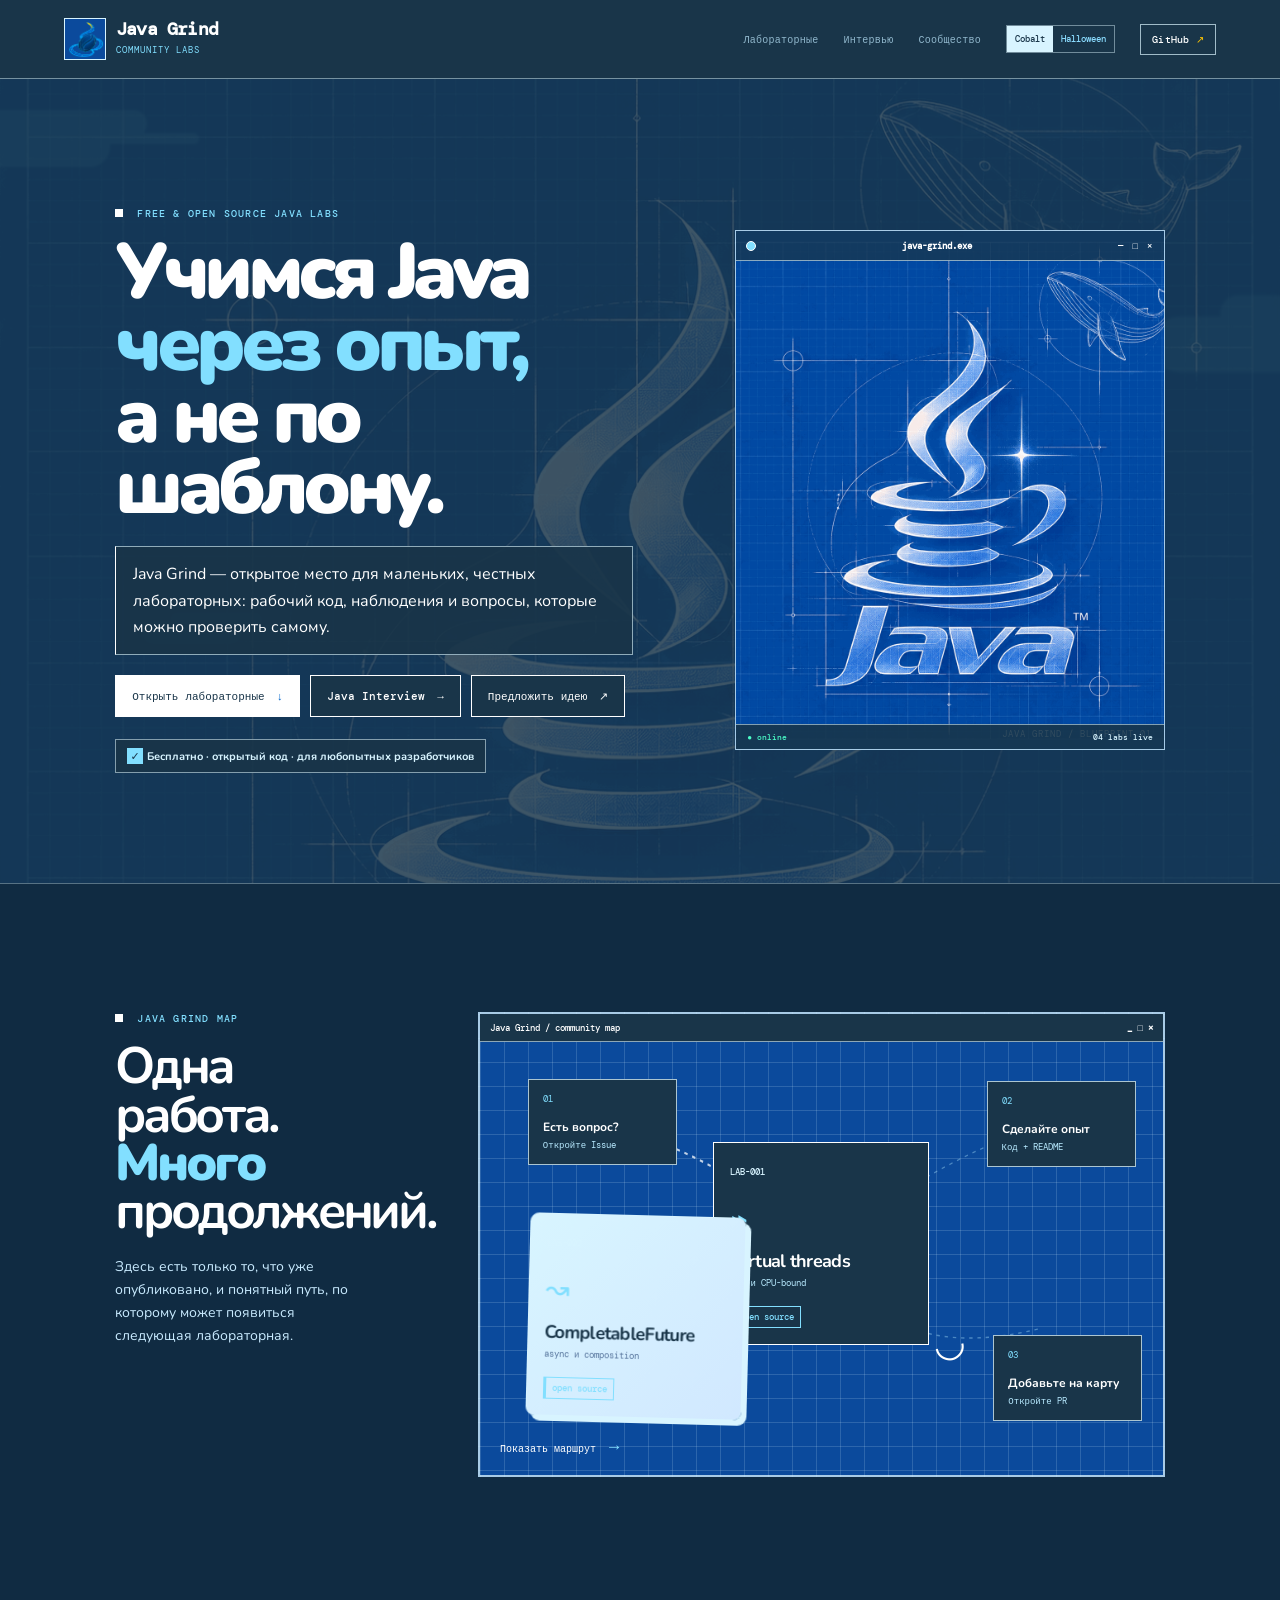
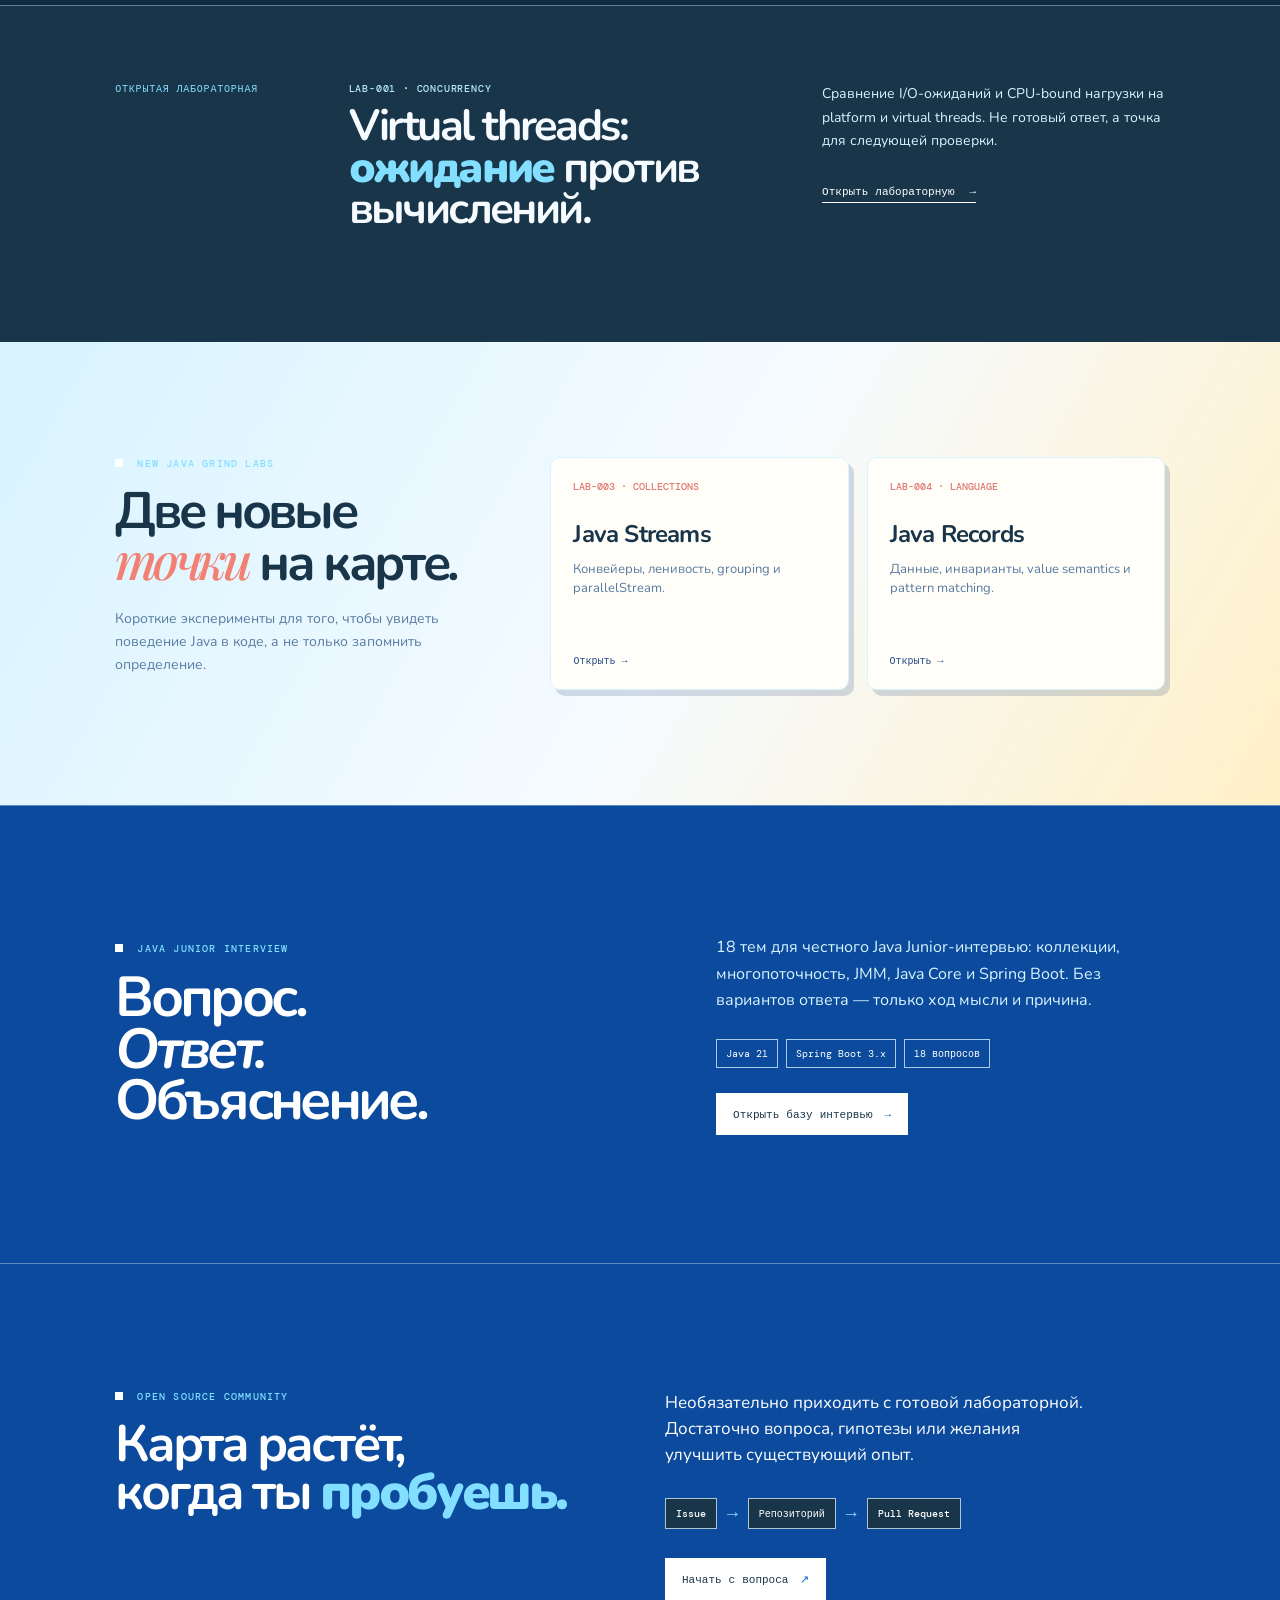
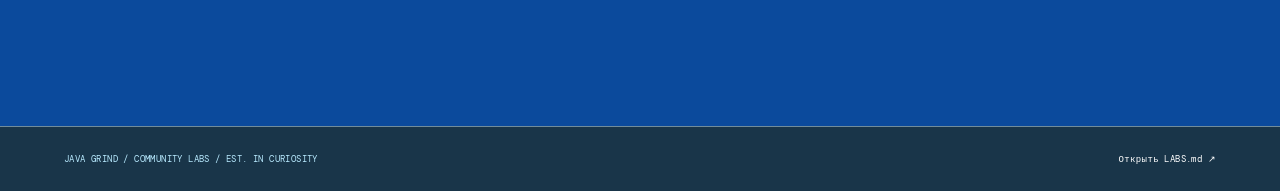
<file: web/index.html>
<!doctype html>
<html lang="ru">
  <head>
    <meta charset="UTF-8" />
    <meta name="viewport" content="width=device-width, initial-scale=1.0" />
    <meta name="description" content="Бесплатные Java-лабораторные и сообщество разработчиков Java Grind" />
    <title>Java Grind — бесплатные Java-лабораторные</title>
    <link id="favicon" rel="icon" type="image/png" href="favicon.png" />
    <link rel="stylesheet" href="styles.css" />
  </head>
  <body class="sky-theme">
    <div class="sky-bg" aria-hidden="true"><i class="cloud cloud-one"></i><i class="cloud cloud-two"></i><i class="cloud cloud-three"></i></div>
    <header class="site-header">
      <a class="brand" href="#top" aria-label="Java Grind — в начало"><span class="brand-orb"><img data-brand-mark src="assets/java-grind-mark-blueprint.png" alt="" /></span><span><b>Java</b> Grind<small>community labs</small></span></a>
      <nav aria-label="Основная навигация">
        <a href="#map">Лабораторные</a><a href="interview.html">Интервью</a><a href="#contribute">Сообщество</a>
        <div class="theme-switch" role="group" aria-label="Цветовая схема сайта"><button type="button" data-theme="sky">Cobalt</button><button type="button" data-theme="halloween">Halloween</button></div>
        <a class="github-link" href="https://github.com/Java-Grind" target="_blank" rel="noreferrer">GitHub <span>↗</span></a>
      </nav>
    </header>
    <main id="top">
      <section class="hero">
        <div class="hero-copy">
          <p class="eyebrow"><span></span> FREE & OPEN SOURCE JAVA LABS</p>
          <h1>Учимся Java<br /><em>через опыт,</em><br />а не по шаблону.</h1>
          <p class="lead">Java Grind — открытое место для маленьких, честных лабораторных: рабочий код, наблюдения и вопросы, которые можно проверить самому.</p>
          <div class="hero-actions"><a class="button button-primary" href="#map">Открыть лабораторные <span>↓</span></a><a class="button button-quiet" href="interview.html">Java Interview <span>→</span></a><a class="button button-quiet" href="https://github.com/Java-Grind/.github/issues/new" target="_blank" rel="noreferrer">Предложить идею <span>↗</span></a></div>
          <p class="free-note"><i>✓</i> Бесплатно · открытый код · для любопытных разработчиков</p>
        </div>
        <div class="mascot-scene" aria-label="Кит-маскот Java Grind с чашкой кофе">
          <div class="window-title"><span></span><b>java-grind.exe</b><i>— □ ×</i></div>
          <img class="mascot" src="assets/there-no-whale-java-mascot.png" alt="Дружелюбный голубой кит с чашкой кофе" />
          <div class="mascot-label label-one">new idea<br /><b>received!</b></div><div class="mascot-label label-two">made with<br /><b>curiosity</b></div><div class="status-bar"><span>● online</span><span>04 labs live</span></div>
        </div>
      </section>
      <section class="map-section" id="map">
        <div class="section-intro"><p class="eyebrow"><span></span> JAVA GRIND MAP</p><h2>Одна работа.<br /><em>Много</em> продолжений.</h2><p>Здесь есть только то, что уже опубликовано, и понятный путь, по которому может появиться следующая лабораторная.</p></div>
        <div class="constellation" id="constellation">
          <div class="map-window-title"><span>Java Grind / community map</span><b>_ □ ×</b></div>
          <svg class="routes" viewBox="0 0 1000 460" preserveAspectRatio="none" aria-hidden="true"><path class="route route-main" d="M170,94 C245,94 325,124 390,154" /><path class="route route-main" d="M175,348 C245,330 315,296 390,278" /><path class="route route-draft" d="M807,94 C740,108 680,132 620,158" /><path class="route route-draft" d="M817,305 C748,317 676,320 620,300" /></svg>
          <i class="tiny-whale" aria-hidden="true">◡</i>
          <a class="lab-node lab-live" href="https://github.com/Java-Grind/VirtualThread_Lab" target="_blank" rel="noreferrer"><span class="node-number">LAB-001</span><span class="node-icon">⌁</span><strong>Virtual threads</strong><small>I/O и CPU-bound</small><b class="status">open source</b></a>
          <a class="lab-node lab-future" href="https://github.com/Java-Grind/CompletableFuture_Lab" target="_blank" rel="noreferrer"><span class="node-number">LAB-002</span><span class="node-icon">↝</span><strong>CompletableFuture</strong><small>async и composition</small><b class="status">open source</b></a>
          <a class="action-node action-idea" href="https://github.com/Java-Grind/.github/issues/new" target="_blank" rel="noreferrer"><span>01</span><strong>Есть вопрос?</strong><small>Откройте Issue</small></a>
          <a class="action-node action-repo" href="https://github.com/Java-Grind" target="_blank" rel="noreferrer"><span>02</span><strong>Сделайте опыт</strong><small>Код + README</small></a>
          <a class="action-node action-pr" href="https://github.com/Java-Grind/.github/compare" target="_blank" rel="noreferrer"><span>03</span><strong>Добавьте на карту</strong><small>Откройте PR</small></a>
          <button class="map-toggle" type="button" aria-pressed="false">Показать маршрут <span>→</span></button>
        </div>
      </section>
      <section class="lab-detail"><div class="detail-label">ОТКРЫТАЯ ЛАБОРАТОРНАЯ</div><div><p class="lab-id">LAB-001 <span>·</span> CONCURRENCY</p><h2>Virtual threads:<br /><em>ожидание</em> против вычислений.</h2></div><div class="detail-copy"><p>Сравнение I/O-ожиданий и CPU-bound нагрузки на platform и virtual threads. Не готовый ответ, а точка для следующей проверки.</p><a class="text-link" href="https://github.com/Java-Grind/VirtualThread_Lab" target="_blank" rel="noreferrer">Открыть лабораторную <span>→</span></a></div></section>
      <section class="latest-labs" aria-labelledby="latest-labs-title"><div><p class="eyebrow"><span></span> NEW JAVA GRIND LABS</p><h2 id="latest-labs-title">Две новые<br /><em>точки</em> на карте.</h2><p>Короткие эксперименты для того, чтобы увидеть поведение Java в коде, а не только запомнить определение.</p></div><div class="latest-labs-grid"><a class="latest-lab-card" href="https://github.com/Java-Grind/Java_Streams_Lab" target="_blank" rel="noreferrer"><span>LAB-003 · COLLECTIONS</span><strong>Java Streams</strong><small>Конвейеры, ленивость, grouping и parallelStream.</small><b>Открыть →</b></a><a class="latest-lab-card" href="https://github.com/Java-Grind/Java_Records_Lab" target="_blank" rel="noreferrer"><span>LAB-004 · LANGUAGE</span><strong>Java Records</strong><small>Данные, инварианты, value semantics и pattern matching.</small><b>Открыть →</b></a></div></section>
      <section class="interview-preview" aria-labelledby="interview-title"><div><p class="eyebrow"><span></span> JAVA JUNIOR INTERVIEW</p><h2 id="interview-title">Вопрос.<br /><em>Ответ.</em><br />Объяснение.</h2></div><div class="interview-preview-copy"><p>18 тем для честного Java Junior-интервью: коллекции, многопоточность, JMM, Java Core и Spring Boot. Без вариантов ответа — только ход мысли и причина.</p><div class="interview-tags"><span>Java 21</span><span>Spring Boot 3.x</span><span>18 вопросов</span></div><a class="button button-primary" href="interview.html">Открыть базу интервью <span>→</span></a></div></section>
      <section class="contribute" id="contribute"><div><p class="eyebrow"><span></span> OPEN SOURCE COMMUNITY</p><h2>Карта растёт,<br />когда ты <em>пробуешь.</em></h2></div><div class="contribute-copy"><p>Необязательно приходить с готовой лабораторной. Достаточно вопроса, гипотезы или желания улучшить существующий опыт.</p><div class="steps"><span>Issue</span><i>→</i><span>Репозиторий</span><i>→</i><span>Pull Request</span></div><a class="button button-primary" href="https://github.com/Java-Grind/.github/issues/new" target="_blank" rel="noreferrer">Начать с вопроса <span>↗</span></a></div></section>
    </main>
    <footer><span>JAVA GRIND / COMMUNITY LABS / EST. IN CURIOSITY</span><a href="../LABS.md">Открыть LABS.md ↗</a></footer>
    <script src="app.js"></script>
  </body>
</html>
</file>
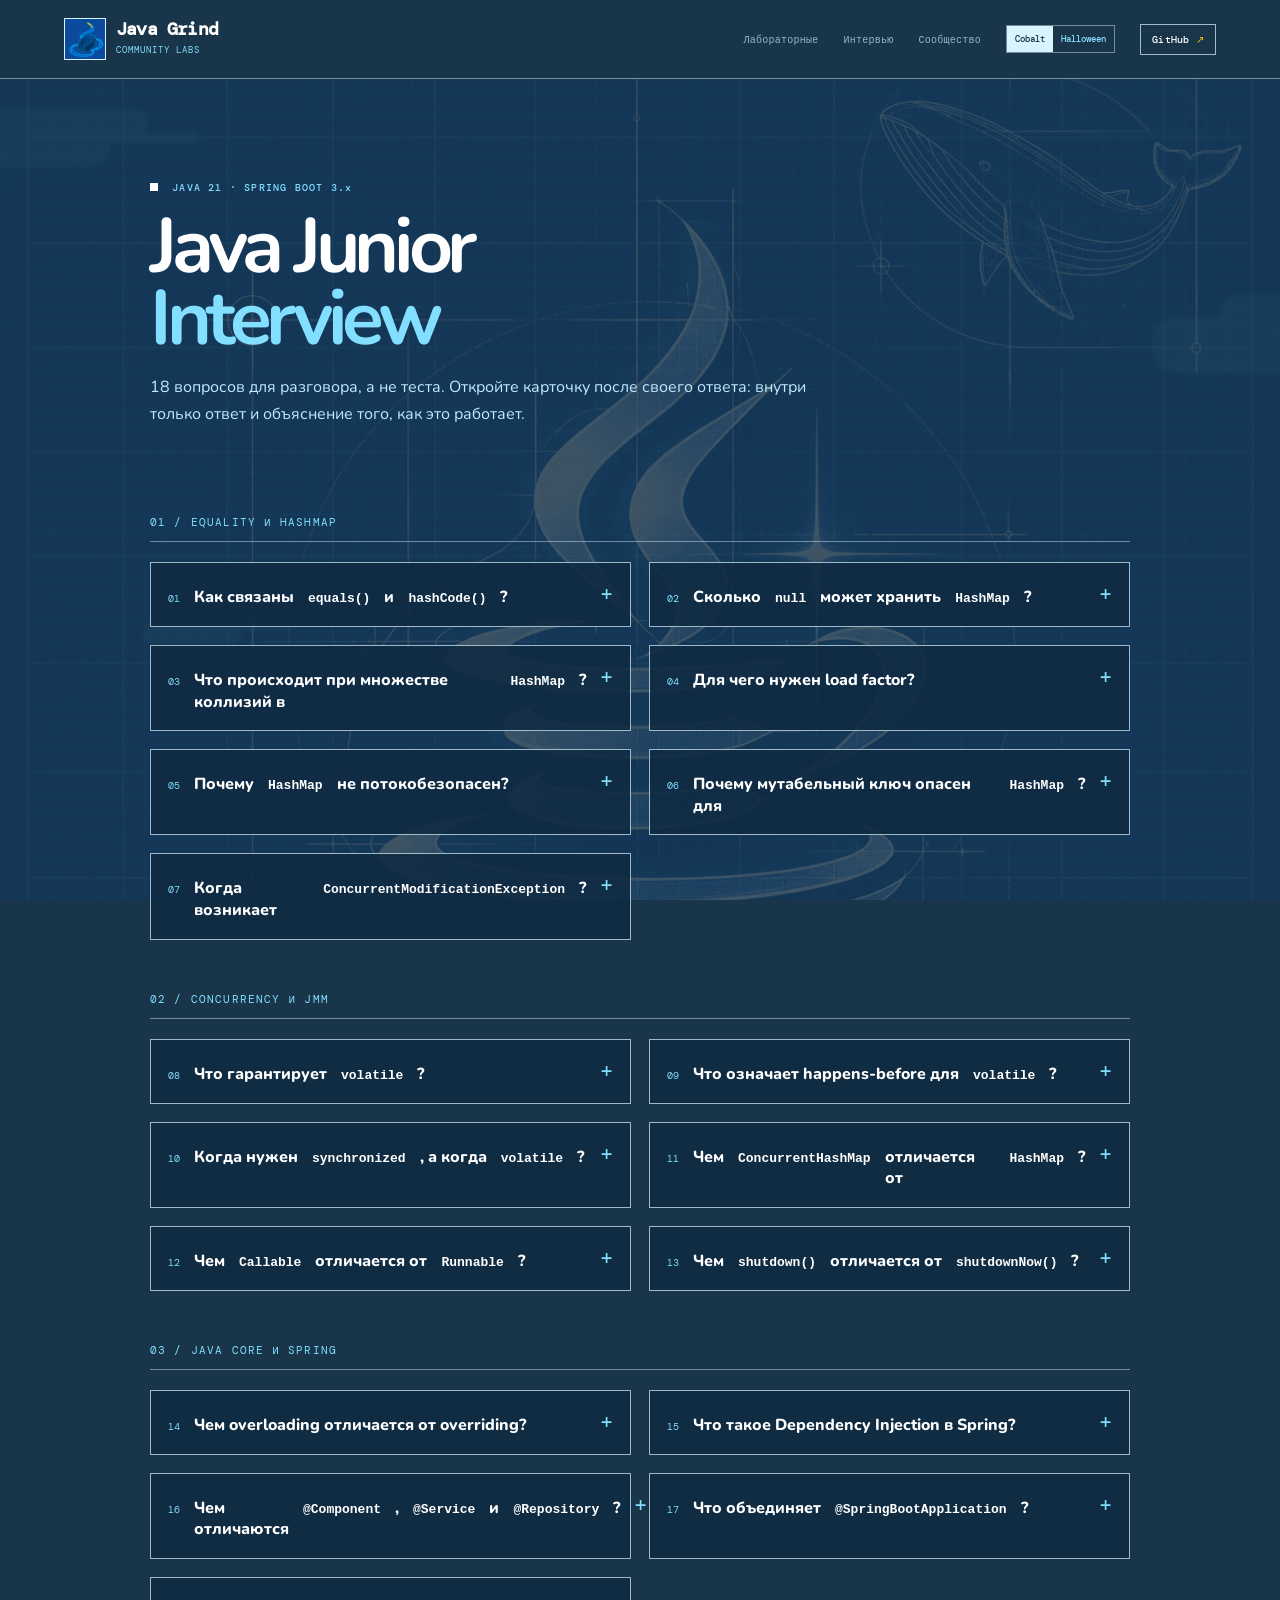
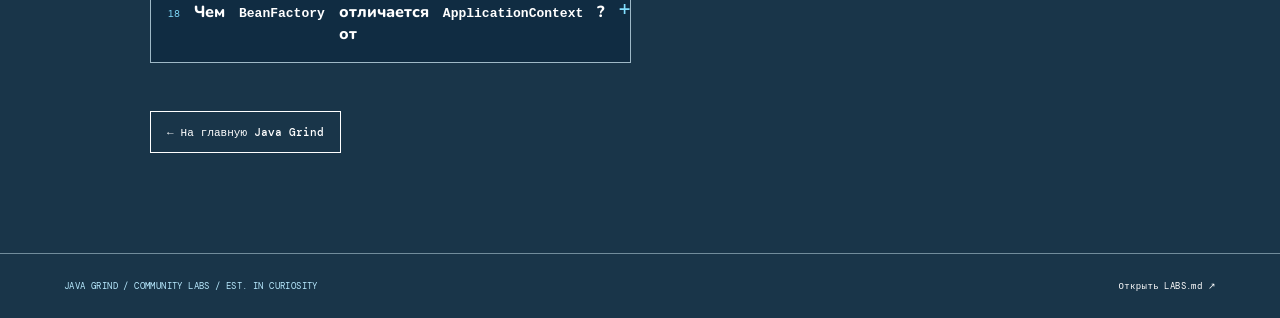
<file: web/interview.html>
<!doctype html>
<html lang="ru">
  <head>
    <meta charset="UTF-8" />
    <meta name="viewport" content="width=device-width, initial-scale=1.0" />
    <meta name="description" content="Java Junior Interview: 18 вопросов с ответами и объяснениями для Java 21 и Spring Boot 3.x" />
    <title>Java Junior Interview — Java Grind</title>
    <link id="favicon" rel="icon" type="image/png" href="favicon.png" />
    <link rel="stylesheet" href="styles.css" />
  </head>
  <body class="sky-theme">
    <div class="sky-bg" aria-hidden="true"><i class="cloud cloud-one"></i><i class="cloud cloud-two"></i><i class="cloud cloud-three"></i></div>
    <header class="site-header">
      <a class="brand" href="index.html" aria-label="Java Grind — на главную"><span class="brand-orb"><img data-brand-mark src="assets/java-grind-mark-blueprint.png" alt="" /></span><span><b>Java</b> Grind<small>community labs</small></span></a>
      <nav aria-label="Основная навигация">
        <a href="index.html#map">Лабораторные</a><a href="interview.html" aria-current="page">Интервью</a><a href="index.html#contribute">Сообщество</a>
        <div class="theme-switch" role="group" aria-label="Цветовая схема сайта"><button type="button" data-theme="sky">Cobalt</button><button type="button" data-theme="halloween">Halloween</button></div>
        <a class="github-link" href="https://github.com/Java-Grind" target="_blank" rel="noreferrer">GitHub <span>↗</span></a>
      </nav>
    </header>
    <main class="interview-page">
      <div class="page-intro">
        <p class="eyebrow"><span></span> JAVA 21 · SPRING BOOT 3.x</p>
        <h1>Java Junior<br /><em>Interview</em></h1>
        <p class="lead">18 вопросов для разговора, а не теста. Откройте карточку после своего ответа: внутри только ответ и объяснение того, как это работает.</p>
      </div>
      <section class="interview-grid" aria-label="Вопросы Java Junior Interview">
        <h2 class="interview-group">01 / EQUALITY И HASHMAP</h2>
        <details class="qa-card"><summary><span class="qa-number">01</span>Как связаны <code>equals()</code> и <code>hashCode()</code>?</summary><div class="qa-content"><p><strong>Ответ.</strong> Если объекты равны по <code>equals()</code>, их <code>hashCode()</code> обязан совпадать; обратное неверно.</p><p><strong>Объяснение.</strong> Одинаковый хеш не является уникальным ID: возможны коллизии. <code>HashMap</code> сначала выбирает бакет по хешу, затем сравнивает ключи через <code>equals()</code>.</p></div></details>
        <details class="qa-card"><summary><span class="qa-number">02</span>Сколько <code>null</code> может хранить <code>HashMap</code>?</summary><div class="qa-content"><p><strong>Ответ.</strong> Один ключ <code>null</code> и сколько угодно значений <code>null</code>.</p><p><strong>Объяснение.</strong> Ключи уникальны: повторный <code>put(null, value)</code> заменит прежнее значение. <code>ConcurrentHashMap</code> не разрешает <code>null</code> ни для ключей, ни для значений.</p></div></details>
        <details class="qa-card"><summary><span class="qa-number">03</span>Что происходит при множестве коллизий в <code>HashMap</code>?</summary><div class="qa-content"><p><strong>Ответ.</strong> Длинная цепочка элементов в бакете может стать красно-чёрным деревом.</p><p><strong>Объяснение.</strong> Это снижает худший поиск с O(n) до O(log n). В Java 8+ переход зависит от длины цепочки и размера таблицы; это деталь реализации, не контракт API.</p></div></details>
        <details class="qa-card"><summary><span class="qa-number">04</span>Для чего нужен load factor?</summary><div class="qa-content"><p><strong>Ответ.</strong> Он определяет, когда таблицу нужно увеличить.</p><p><strong>Объяснение.</strong> При стандартном factor <code>0.75</code> у capacity 16 порог равен 12. Большее значение экономит память, но повышает вероятность коллизий.</p></div></details>
        <details class="qa-card"><summary><span class="qa-number">05</span>Почему <code>HashMap</code> не потокобезопасен?</summary><div class="qa-content"><p><strong>Ответ.</strong> Параллельные изменения могут потерять данные или показать неконсистентное состояние.</p><p><strong>Объяснение.</strong> <code>put()</code> состоит из нескольких действий: поиск бакета, изменение цепочки, иногда resize и публикация результата. Для конкурентной записи используйте подходящую синхронизацию или <code>ConcurrentHashMap</code>.</p></div></details>
        <details class="qa-card"><summary><span class="qa-number">06</span>Почему мутабельный ключ опасен для <code>HashMap</code>?</summary><div class="qa-content"><p><strong>Ответ.</strong> Ключ может перестать находиться после изменения.</p><p><strong>Объяснение.</strong> Если изменить поле из <code>equals()</code>/<code>hashCode()</code>, объект останется в старом бакете, а поиск начнётся по новому хешу. Выбирайте immutable-ключи: <code>String</code>, <code>UUID</code>, <code>record</code>.</p></div></details>
        <details class="qa-card"><summary><span class="qa-number">07</span>Когда возникает <code>ConcurrentModificationException</code>?</summary><div class="qa-content"><p><strong>Ответ.</strong> При структурном изменении обычной коллекции во время fail-fast итерации не через сам итератор.</p><p><strong>Объяснение.</strong> В одном потоке удаляйте через <code>Iterator.remove()</code> или <code>removeIf</code>. Исключение не является гарантией потокобезопасности.</p></div></details>

        <h2 class="interview-group">02 / CONCURRENCY И JMM</h2>
        <details class="qa-card"><summary><span class="qa-number">08</span>Что гарантирует <code>volatile</code>?</summary><div class="qa-content"><p><strong>Ответ.</strong> Видимость изменений и ограничения упорядочивания, но не атомарность составных операций.</p><p><strong>Объяснение.</strong> <code>volatile boolean running</code> подходит для флага. <code>counter++</code> — это чтение, вычисление и запись, поэтому нужен <code>AtomicInteger</code> или синхронизация.</p></div></details>
        <details class="qa-card"><summary><span class="qa-number">09</span>Что означает happens-before для <code>volatile</code>?</summary><div class="qa-content"><p><strong>Ответ.</strong> Запись в volatile-переменную happens-before последующему чтению этой же переменной другим потоком.</p><p><strong>Объяснение.</strong> Это правило Java Memory Model обеспечивает наблюдаемость записанного состояния через volatile-флаг.</p></div></details>
        <details class="qa-card"><summary><span class="qa-number">10</span>Когда нужен <code>synchronized</code>, а когда <code>volatile</code>?</summary><div class="qa-content"><p><strong>Ответ.</strong> <code>volatile</code> — для видимости простого состояния, <code>synchronized</code> — для связанных операций.</p><p><strong>Объяснение.</strong> Проверка и изменение, например «если есть место, забронировать», должны выполняться атомарно; одного <code>volatile</code> здесь недостаточно.</p></div></details>
        <details class="qa-card"><summary><span class="qa-number">11</span>Чем <code>ConcurrentHashMap</code> отличается от <code>HashMap</code>?</summary><div class="qa-content"><p><strong>Ответ.</strong> Он создан для безопасного конкурентного доступа.</p><p><strong>Объяснение.</strong> Современная реализация использует CAS и локальную синхронизацию. Последовательность <code>get()</code> + <code>put()</code> всё равно не атомарна: для неё есть <code>compute()</code> и <code>putIfAbsent()</code>.</p></div></details>
        <details class="qa-card"><summary><span class="qa-number">12</span>Чем <code>Callable</code> отличается от <code>Runnable</code>?</summary><div class="qa-content"><p><strong>Ответ.</strong> <code>Callable</code> возвращает результат и может бросать checked exceptions.</p><p><strong>Объяснение.</strong> <code>Runnable.run()</code> возвращает <code>void</code>. При отправке <code>Callable</code> в executor результат получают через <code>Future.get()</code>.</p></div></details>
        <details class="qa-card"><summary><span class="qa-number">13</span>Чем <code>shutdown()</code> отличается от <code>shutdownNow()</code>?</summary><div class="qa-content"><p><strong>Ответ.</strong> Первый метод не принимает новые задачи и ждёт уже поданные; второй запрашивает немедленную остановку.</p><p><strong>Объяснение.</strong> <code>shutdownNow()</code> прерывает работающие потоки и возвращает невыполненные задачи, но задача должна сама корректно реагировать на interrupt.</p></div></details>

        <h2 class="interview-group">03 / JAVA CORE И SPRING</h2>
        <details class="qa-card"><summary><span class="qa-number">14</span>Чем overloading отличается от overriding?</summary><div class="qa-content"><p><strong>Ответ.</strong> Overloading выбирается компилятором по параметрам; overriding — во время выполнения по реальному типу объекта.</p><p><strong>Объяснение.</strong> Перегрузка — методы с одинаковым именем и разными списками параметров. Переопределение — новая реализация у подкласса; <code>static</code>, <code>private</code> и <code>final</code> методы не переопределяются.</p></div></details>
        <details class="qa-card"><summary><span class="qa-number">15</span>Что такое Dependency Injection в Spring?</summary><div class="qa-content"><p><strong>Ответ.</strong> Контейнер передаёт зависимости объекту вместо того, чтобы объект создавал их сам.</p><p><strong>Объяснение.</strong> Предпочтительна constructor injection: обязательные зависимости видны в сигнатуре и класс проще тестировать. В Spring Boot 3.x при единственном конструкторе <code>@Autowired</code> не нужен.</p></div></details>
        <details class="qa-card"><summary><span class="qa-number">16</span>Чем отличаются <code>@Component</code>, <code>@Service</code> и <code>@Repository</code>?</summary><div class="qa-content"><p><strong>Ответ.</strong> Это стереотипы компонентов Spring с разной ролью.</p><p><strong>Объяснение.</strong> Все находятся component scan. <code>@Service</code> обозначает бизнес-логику, <code>@Repository</code> — слой данных и перевод persistence-исключений, <code>@Component</code> — общий вариант.</p></div></details>
        <details class="qa-card"><summary><span class="qa-number">17</span>Что объединяет <code>@SpringBootApplication</code>?</summary><div class="qa-content"><p><strong>Ответ.</strong> Конфигурацию, component scanning и auto-configuration.</p><p><strong>Объяснение.</strong> Это композиция <code>@SpringBootConfiguration</code>, <code>@EnableAutoConfiguration</code> и <code>@ComponentScan</code>. Поэтому главный класс обычно размещают в корневом пакете.</p></div></details>
        <details class="qa-card"><summary><span class="qa-number">18</span>Чем <code>BeanFactory</code> отличается от <code>ApplicationContext</code>?</summary><div class="qa-content"><p><strong>Ответ.</strong> <code>BeanFactory</code> — минимальный IoC-контейнер; <code>ApplicationContext</code> — более функциональная надстройка.</p><p><strong>Объяснение.</strong> Контекст добавляет события, ресурсы, i18n, environment и обычную инфраструктуру Spring. В Spring Boot-приложении используют именно <code>ApplicationContext</code>.</p></div></details>
      </section>
      <a class="button button-quiet interview-return" href="index.html">← На главную Java Grind</a>
    </main>
    <footer><span>JAVA GRIND / COMMUNITY LABS / EST. IN CURIOSITY</span><a href="../LABS.md">Открыть LABS.md ↗</a></footer>
    <script src="app.js"></script>
  </body>
</html>
</file>
<file: web/styles.css>
@import url('https://fonts.googleapis.com/css2?family=DM+Mono:wght@400;500&family=Nunito:wght@400;600;700;800;900&family=Playfair+Display:ital,wght@0,500;0,600;1,500;1,600&display=swap');

:root { --ink:#243f77; --deep:#163465; --blue:#75bdf0; --sky:#bde8ff; --cloud:#fffdf7; --cream:#fff8e8; --mint:#b9edce; --grass:#79c88f; --peach:#ffc3ac; --yellow:#ffe47a; --line:rgba(36,63,119,.17); --mono:"DM Mono",ui-monospace,monospace; --round:"Nunito",ui-rounded,system-ui,sans-serif; }
* { box-sizing:border-box; }
html { scroll-behavior:smooth; }
body { min-width:320px; margin:0; overflow-x:hidden; color:var(--ink); background:var(--cream); font-family:var(--round); }
a { color:inherit; }
.sky-bg { position:fixed; z-index:-1; inset:0; overflow:hidden; pointer-events:none; background:linear-gradient(180deg,#d8f1ff 0,#fff7df 58%,#eaffd8 100%); }
.cloud { position:absolute; width:180px; height:41px; border-radius:50px; opacity:.65; background:rgba(255,255,255,.82); filter:blur(1px); box-shadow:44px -23px 0 -7px rgba(255,255,255,.78),104px -8px 0 -15px rgba(255,255,255,.74); }
.cloud-one { top:14%; left:-70px; }.cloud-two { top:36%; right:-83px; transform:scale(1.35); }.cloud-three { top:68%; left:8%; transform:scale(.55); }
.site-header { height:79px; padding:0 clamp(18px,5vw,78px); display:flex; align-items:center; justify-content:space-between; border-bottom:1px solid var(--line); background:rgba(255,253,247,.69); backdrop-filter:blur(14px); position:relative; z-index:4; }
.brand { display:flex; align-items:center; gap:10px; text-decoration:none; line-height:.87; font-size:21px; font-weight:900; letter-spacing:-1.2px; }.brand b { color:#f58070; }.brand small { display:block; margin-top:6px; color:#7391bb; font:9px var(--mono); letter-spacing:.4px; text-transform:uppercase; }
.brand-orb { width:39px; height:39px; display:grid; place-items:center; overflow:hidden; border:2px solid var(--ink); border-radius:50%; background:linear-gradient(140deg,var(--yellow),#ffe9a5 45%,var(--sky)); box-shadow:2px 3px 0 var(--ink); }.brand-orb img { width:31px; height:31px; object-fit:contain; }
nav { display:flex; align-items:center; gap:25px; font:500 11px var(--mono); } nav a { text-decoration:none; } nav > a:not(.github-link) { opacity:.72; } nav > a:not(.github-link):hover { opacity:1; color:#f16e65; }
.github-link { padding:8px 11px; border:1px solid var(--ink); border-radius:99px; background:var(--cloud); box-shadow:2px 2px 0 var(--ink); }.github-link span { color:#f16e65; }
.theme-switch { display:flex; gap:2px; padding:3px; border:1px solid var(--line); border-radius:99px; background:rgba(255,255,255,.65); }.theme-switch button { padding:5px 7px; border:0; border-radius:99px; background:transparent; color:#6683ae; cursor:pointer; font:500 9px var(--mono); }.theme-switch button.active { color:var(--deep); background:var(--yellow); }
.hero { max-width:1450px; min-height:620px; margin:auto; padding:clamp(64px,10vw,132px) clamp(20px,9vw,138px) 90px; display:grid; grid-template-columns:minmax(0,1fr) minmax(330px,.83fr); gap:clamp(30px,8vw,130px); align-items:center; }
.eyebrow { margin:0 0 17px; color:#5a86b3; font:500 10px var(--mono); letter-spacing:.8px; }.eyebrow span { display:inline-block; width:8px; height:8px; margin-right:7px; border-radius:50%; background:#ff9c91; box-shadow:0 0 0 4px rgba(255,156,145,.22); }
h1,h2,p { margin-top:0; }.hero h1 { max-width:750px; margin-bottom:22px; color:var(--deep); font-size:clamp(45px,6.3vw,88px); line-height:.92; letter-spacing:-.07em; font-weight:900; }.hero h1 em,.section-intro em,.contribute em,.lab-detail h2 em { color:#f28173; font-family:"Playfair Display",Georgia,serif; font-weight:500; letter-spacing:-.09em; }
.lead { max-width:520px; color:#52749c; font-size:16px; line-height:1.65; }.hero-actions { display:flex; flex-wrap:wrap; gap:10px; margin-top:30px; }.button { display:inline-flex; align-items:center; justify-content:center; gap:12px; padding:13px 16px; border:1px solid var(--ink); border-radius:8px; text-decoration:none; font:500 11px var(--mono); transition:transform .2s,box-shadow .2s; }.button:hover { transform:translate(-2px,-2px); box-shadow:5px 5px 0 var(--ink); }.button-primary { background:var(--deep); color:#fff9e7; }.button-primary span { color:var(--yellow); }.button-quiet { background:rgba(255,255,255,.55); }.free-note { margin:22px 0 0; color:#6685ac; font-size:11px; font-weight:700; }.free-note i { display:inline-grid; place-items:center; width:16px; height:16px; margin-right:4px; border-radius:50%; background:var(--mint); color:var(--deep); font-style:normal; }
.mascot-scene { min-height:412px; position:relative; padding:35px 16px 22px; border:2px solid var(--ink); border-radius:15px; background:linear-gradient(160deg,rgba(255,255,255,.9),rgba(222,245,255,.91) 65%,rgba(221,255,205,.94)); box-shadow:9px 10px 0 rgba(36,63,119,.14),inset 0 0 0 4px rgba(255,255,255,.72); overflow:hidden; transform:rotate(1.4deg); }
.window-title,.map-window-title { position:absolute; top:0; left:0; right:0; height:28px; display:flex; align-items:center; justify-content:space-between; padding:0 10px; border-bottom:1px solid rgba(36,63,119,.3); background:linear-gradient(90deg,#8ecff7,#d4efff 65%,#ffe8b3); color:var(--deep); font:500 9px var(--mono); }.window-title span { width:10px; height:10px; border:1px solid var(--deep); border-radius:50%; background:#ffab9f; }.window-title i { font-style:normal; letter-spacing:2px; }.mascot { position:absolute; z-index:1; right:-2%; bottom:-8%; width:min(108%,480px); height:auto; filter:drop-shadow(0 14px 12px rgba(47,100,142,.19)); animation:float 5.5s ease-in-out infinite; }
.mascot-label { position:absolute; z-index:2; padding:9px 12px; border:1px solid var(--ink); border-radius:8px; background:#fffdf5; box-shadow:3px 3px 0 rgba(36,63,119,.18); color:#6381aa; font:9px/1.35 var(--mono); }.mascot-label b { color:var(--deep); }.label-one { top:76px; left:18px; transform:rotate(-5deg); }.label-two { right:20px; bottom:103px; transform:rotate(4deg); }.status-bar { position:absolute; z-index:3; right:0; bottom:0; left:0; display:flex; justify-content:space-between; padding:7px 11px; border-top:1px solid rgba(36,63,119,.25); background:rgba(255,255,255,.73); color:#52769c; font:500 8px var(--mono); }.status-bar span:first-child { color:#4caa7b; }
.map-section { padding:clamp(74px,10vw,136px) clamp(20px,9vw,138px); display:grid; grid-template-columns:minmax(210px,.55fr) minmax(510px,1.45fr); gap:clamp(45px,8vw,135px); background:rgba(255,252,240,.7); border-top:1px solid rgba(255,255,255,.8); }.section-intro h2,.contribute h2 { margin-bottom:20px; color:var(--deep); font-size:clamp(36px,4vw,58px); line-height:.94; letter-spacing:-.065em; }.section-intro > p:last-child { max-width:315px; color:#5a7ca1; font-size:14px; line-height:1.65; }
.constellation { min-height:465px; position:relative; overflow:hidden; border:2px solid var(--ink); border-radius:12px; background-color:#eaf9ff; background-image:linear-gradient(rgba(117,189,240,.13) 1px,transparent 1px),linear-gradient(90deg,rgba(117,189,240,.13) 1px,transparent 1px); background-size:19px 19px; box-shadow:8px 9px 0 rgba(36,63,119,.13); }.map-window-title { position:relative; z-index:2; background:linear-gradient(90deg,#83c9f3,#d6f0ff 70%,#c8efd4); }.routes { position:absolute; inset:28px 0 0; width:100%; height:calc(100% - 28px); }.route { fill:none; stroke:#82bfe8; stroke-width:1.5; stroke-dasharray:5 7; opacity:.75; transition:stroke-dashoffset .6s,opacity .4s; }.route-main { stroke:#f58a7f; stroke-width:2.3; }.route-draft { opacity:.38; }.constellation.is-routed .route { stroke-dashoffset:-60; opacity:1; }.constellation.is-routed .route-draft { stroke:#6fb98b; }
.lab-node,.action-node { position:absolute; z-index:1; text-decoration:none; transition:transform .24s,box-shadow .24s; }.lab-node:hover,.action-node:hover { transform:translate(-3px,-4px) rotate(0); box-shadow:7px 7px 0 rgba(36,63,119,.85); }.lab-live,.lab-future { width:216px; padding:16px; border:1px solid var(--ink); border-radius:9px; background:linear-gradient(135deg,#fff0aa,#ffd3ad); box-shadow:5px 5px 0 var(--ink); }.lab-live { left:calc(50% - 108px); top:128px; transform:rotate(-2deg); }.lab-future { left:7%; bottom:57px; background:linear-gradient(135deg,#d8f5ff,#d1e8ff); transform:rotate(1.5deg); }.node-number,.status { font:500 9px var(--mono); }.node-icon { display:block; margin:18px 0 11px; color:#f2766c; font-size:29px; }.lab-live strong,.lab-live small,.lab-future strong,.lab-future small { display:block; }.lab-live strong,.lab-future strong { color:var(--deep); font-size:18px; letter-spacing:-.7px; }.lab-live small,.lab-future small { margin-top:4px; color:#57759d; font:9px var(--mono); }.status { display:inline-block; margin-top:17px; padding:4px 6px; border:1px solid var(--ink); border-radius:99px; color:var(--deep); }
.action-node { width:149px; padding:13px 14px; border:1px solid #7cafd1; border-radius:7px; background:#fffef9; box-shadow:2px 3px 0 rgba(36,63,119,.1); }.action-node span { display:block; color:#e68378; font:9px var(--mono); }.action-node strong { display:block; margin-top:14px; color:var(--deep); font-size:12px; }.action-node small { display:block; margin-top:4px; color:#6383a8; font:9px var(--mono); }.action-idea { left:7%; top:65px; }.action-repo { right:4%; top:67px; }.action-pr { right:3%; bottom:54px; }.map-toggle { position:absolute; z-index:2; left:20px; bottom:18px; padding:0; border:0; background:none; color:var(--deep); cursor:pointer; font:500 10px var(--mono); }.map-toggle span { margin-left:7px; color:#f2776d; font-size:17px; }.tiny-whale { position:absolute; z-index:1; right:29%; bottom:23%; color:#81c5ee; font-size:37px; font-style:normal; transform:rotate(-12deg); }
.lab-detail { padding:76px clamp(20px,9vw,138px); display:grid; grid-template-columns:.55fr 1.25fr 1fr; gap:45px; align-items:start; color:#f6fbff; background:linear-gradient(125deg,#244b86,#163465 65%,#2e6691); }.detail-label,.lab-id { font:500 10px var(--mono); letter-spacing:.8px; }.detail-label { color:var(--yellow); }.lab-id { color:#a8d5f2; }.lab-id span { color:#ffaca2; }.lab-detail h2 { font-size:clamp(29px,3.4vw,50px); line-height:.95; letter-spacing:-.06em; }.detail-copy { color:#d6e9f8; font-size:14px; line-height:1.65; }.text-link { display:inline-block; margin-top:18px; padding-bottom:4px; border-bottom:1px solid var(--yellow); color:var(--yellow); font:500 11px var(--mono); text-decoration:none; }.text-link span { margin-left:8px; }
.latest-labs { padding:clamp(72px,9vw,124px) clamp(20px,9vw,138px); display:grid; grid-template-columns:.72fr 1.28fr; gap:clamp(38px,7vw,105px); background:linear-gradient(120deg,#d7f3ff,#f6fbff 54%,#fff0c7); }.latest-labs h2 { margin:0 0 20px; color:var(--deep); font-size:clamp(36px,4vw,58px); line-height:.94; letter-spacing:-.065em; }.latest-labs h2 em { color:#f28173; font-family:"Playfair Display",Georgia,serif; font-weight:500; letter-spacing:-.09em; }.latest-labs > div > p:last-child { max-width:330px; color:#5a7ca1; font-size:14px; line-height:1.65; }.latest-labs-grid { display:grid; grid-template-columns:repeat(2,minmax(0,1fr)); gap:18px; align-items:stretch; }.latest-lab-card { display:flex; min-height:210px; flex-direction:column; padding:22px; border:1px solid var(--ink); border-radius:10px; background:#fffef9; box-shadow:5px 6px 0 rgba(36,63,119,.18); color:var(--deep); text-decoration:none; transition:transform .2s,box-shadow .2s; }.latest-lab-card:hover { box-shadow:8px 9px 0 var(--ink); transform:translate(-3px,-3px); }.latest-lab-card span,.latest-lab-card b { font:500 10px var(--mono); }.latest-lab-card span { color:#e07770; }.latest-lab-card strong { margin-top:25px; font-size:24px; letter-spacing:-.8px; }.latest-lab-card small { margin-top:10px; color:#587aa0; font-size:13px; line-height:1.5; }.latest-lab-card b { margin-top:auto; padding-top:22px; color:#244b86; }
.contribute { padding:clamp(73px,10vw,126px) clamp(20px,9vw,138px); display:grid; grid-template-columns:1fr 1fr; gap:50px; background:linear-gradient(110deg,#c4f0d1,#e6ffd2 48%,#fff5be); }.contribute-copy { max-width:430px; }.contribute-copy > p { font-size:17px; line-height:1.55; }.steps { display:flex; flex-wrap:wrap; align-items:center; gap:10px; margin:29px 0; font:500 10px var(--mono); }.steps span { padding:8px 10px; border:1px solid var(--ink); border-radius:99px; background:rgba(255,255,255,.45); }.steps i { color:#f17d70; font-size:18px; font-style:normal; }
footer { display:flex; justify-content:space-between; gap:15px; padding:26px clamp(20px,5vw,78px); background:#143464; color:#afd0ec; font:9px var(--mono); letter-spacing:.4px; } footer a { color:#fff0a8; text-decoration:none; }
.cloud-theme { --sky:#c6daf4; --mint:#cbdcff; --grass:#9bb9da; --yellow:#d9e1ff; --peach:#e2c7ff; }.cloud-theme .sky-bg { background:linear-gradient(180deg,#c9d7ef,#f0efff 52%,#e6f6ff); }.cloud-theme .hero h1 em,.cloud-theme .section-intro em,.cloud-theme .contribute em,.cloud-theme .lab-detail h2 em { color:#7887d7; }.cloud-theme .mascot-scene { background:linear-gradient(160deg,#f8f9ff,#d8e7ff 67%,#e5f1ff); }.cloud-theme .brand b,.cloud-theme .node-icon,.cloud-theme .action-node span,.cloud-theme .map-toggle span { color:#7481ce; }
@keyframes float { 50% { transform:translateY(-12px) rotate(-1deg); } }
@media (max-width:980px) { .hero,.map-section,.latest-labs { grid-template-columns:1fr; }.hero { gap:55px; }.mascot-scene { max-width:580px; width:100%; justify-self:end; }.map-section { gap:38px; }.lab-detail { grid-template-columns:.5fr 1.3fr; }.detail-copy { grid-column:2; } }
@media (max-width:680px) { .site-header { height:68px; }.brand { font-size:18px; }.brand-orb { width:34px; height:34px; } nav { gap:10px; }.site-header nav > a:not(.github-link) { display:none; }.theme-switch button { padding:5px; }.github-link { padding:7px 8px; }.hero { min-height:0; padding-top:70px; padding-bottom:70px; }.hero h1 { font-size:clamp(43px,13vw,68px); }.mascot-scene { min-height:350px; transform:none; }.mascot { width:112%; right:-9%; }.label-two { right:10px; bottom:92px; }.map-section { padding-top:68px; }.constellation { min-height:590px; }.lab-live { top:175px; left:calc(50% - 108px); }.lab-future { bottom:58px; left:calc(50% - 108px); }.action-idea { top:58px; left:4%; }.action-repo { top:61px; right:3%; }.action-pr { right:calc(50% - 74px); bottom:258px; }.tiny-whale { display:none; }.lab-detail { grid-template-columns:1fr; gap:15px; padding-top:62px; padding-bottom:62px; }.detail-copy { grid-column:auto; }.latest-labs-grid { grid-template-columns:1fr; }.contribute { grid-template-columns:1fr; gap:25px; }.contribute h2 { font-size:44px; } footer { flex-direction:column; } }
@media (max-width:430px) { .theme-switch { display:none; }.mascot-scene { min-height:310px; }.label-one { top:52px; }.mascot { width:117%; }.action-node { width:132px; }.action-node strong { font-size:11px; } }

/* Blueprint + Cobalt2 skin: technical clarity under the There No Whale mascot. */
:root { --ink:#d8f4ff; --deep:#193549; --blue:#0088cc; --sky:#0066cc; --cloud:#102b42; --cream:#193549; --mint:#00aa88; --grass:#00aa88; --peach:#ff9d00; --yellow:#ffc600; --line:rgba(105,203,255,.27); }
body { color:var(--ink); background:#193549; }
.sky-bg { background:#193549 linear-gradient(115deg,rgba(25,53,73,.26),rgba(0,73,143,.14)),url("assets/blueprint-grid.jpg") center/cover fixed; }
.cloud { opacity:.24; background:#7bdcff; box-shadow:44px -23px 0 -7px #7bdcff,104px -8px 0 -15px #7bdcff; }
.site-header { background:rgba(25,53,73,.88); border-color:var(--line); }.brand { color:#fff; }.brand b { color:#ffc600; }.brand small { color:#79dfff; }.brand-orb { border-color:#ffc600; background:#193549; box-shadow:2px 3px 0 #0088cc; }
nav > a:not(.github-link) { color:#bfeaff; }.github-link { border-color:#0088cc; background:#102b42; color:#fff; box-shadow:2px 2px 0 #0088cc; }.github-link span { color:#ffc600; }.theme-switch { border-color:#0088cc; background:#102b42; }.theme-switch button { color:#8bdcff; }.theme-switch button.active { color:#193549; background:#ffc600; }
.eyebrow { color:#79dfff; }.eyebrow span { background:#ffc600; box-shadow:0 0 0 4px rgba(255,198,0,.18); }.hero h1 { color:#fff; text-shadow:3px 3px 0 rgba(0,102,204,.33); }.hero h1 em,.section-intro em,.contribute em,.lab-detail h2 em { color:#ffc600; }.lead,.free-note { color:#bfeaff; }.free-note i { background:#00aa88; color:#fff; }.button { border-color:#0088cc; }.button-primary { background:#ffc600; color:#193549; }.button-primary span { color:#0066cc; }.button-quiet { background:#102b42; color:#d8f4ff; }
.mascot-scene { border-color:#0088cc; background-color:#102b42; background-image:linear-gradient(rgba(103,215,255,.14) 1px,transparent 1px),linear-gradient(90deg,rgba(103,215,255,.14) 1px,transparent 1px),radial-gradient(circle at 70% 30%,rgba(0,136,204,.38),transparent 32%); background-size:17px 17px,17px 17px,auto; box-shadow:9px 10px 0 rgba(0,0,0,.22),inset 0 0 0 4px rgba(0,136,204,.15); }.window-title,.map-window-title { border-color:#0088cc; background:linear-gradient(90deg,#0066cc,#0088cc 70%,#00aa88); color:#fff; }.window-title span { border-color:#fff; background:#ffc600; }.mascot { filter:drop-shadow(0 14px 12px rgba(0,0,0,.38)); }.mascot-label { border-color:#0088cc; background:#193549; color:#8bdcff; box-shadow:3px 3px 0 rgba(0,0,0,.32); }.mascot-label b { color:#ffc600; }.status-bar { border-color:#0088cc; background:rgba(16,43,66,.86); color:#8bdcff; }.status-bar span:first-child { color:#4bffc9; }
.map-section { background:rgba(11,37,57,.92); border-color:rgba(0,136,204,.4); }.section-intro h2 { color:#fff; }.section-intro > p:last-child { color:#bfeaff; }.constellation { border-color:#0088cc; background-color:#193549; background-image:linear-gradient(rgba(103,215,255,.14) 1px,transparent 1px),linear-gradient(90deg,rgba(103,215,255,.14) 1px,transparent 1px); box-shadow:8px 9px 0 rgba(0,0,0,.28); }.map-window-title { background:linear-gradient(90deg,#0066cc,#0088cc 70%,#00aa88); }.route { stroke:#00a8ff; }.route-main { stroke:#ffc600; }.constellation.is-routed .route-draft { stroke:#4bffc9; }
.lab-live { border-color:#ffc600; background:linear-gradient(135deg,#17405e,#102b42); box-shadow:5px 5px 0 #0088cc; }.node-icon,.action-node span,.map-toggle span { color:#ffc600; }.lab-live strong { color:#fff; }.lab-live small { color:#8bdcff; }.status { border-color:#00aa88; color:#4bffc9; }.action-node { border-color:#0088cc; background:#102b42; box-shadow:2px 3px 0 rgba(0,0,0,.22); }.action-node strong { color:#fff; }.action-node small { color:#8bdcff; }.map-toggle { color:#d8f4ff; }.tiny-whale { color:#4bffc9; }
.lab-detail { background:linear-gradient(125deg,#102b42,#193549 65%,#164761); }.detail-label { color:#ffc600; }.lab-id { color:#8bdcff; }.lab-id span { color:#ffc600; }.detail-copy { color:#c9ebff; }.text-link { border-color:#ffc600; color:#ffc600; }.contribute { background:linear-gradient(110deg,#0d4562,#193549 58%,#102b42); }.contribute h2,.contribute-copy > p { color:#fff; }.steps span { border-color:#0088cc; background:#102b42; color:#d8f4ff; }.steps i { color:#ffc600; } footer { background:#102b42; border-top:1px solid #0088cc; color:#8bdcff; } footer a { color:#ffc600; }
.cloud-theme { --yellow:#4bffc9; --peach:#70baff; }.cloud-theme .sky-bg { background:#102b42 linear-gradient(115deg,rgba(16,43,66,.34),rgba(0,170,136,.1)),url("assets/blueprint-grid.jpg") center/cover fixed; filter:hue-rotate(18deg) saturate(.78); }.cloud-theme .hero h1 em,.cloud-theme .section-intro em,.cloud-theme .contribute em,.cloud-theme .lab-detail h2 em { color:#4bffc9; }.cloud-theme .mascot-scene { background-color:#102b42; background-image:linear-gradient(rgba(79,255,201,.12) 1px,transparent 1px),linear-gradient(90deg,rgba(79,255,201,.12) 1px,transparent 1px); }

/* Blueprint is constructed, not soft: one square-corner language everywhere. */
.brand-orb,.github-link,.theme-switch,.theme-switch button,.button,.mascot-scene,.mascot-label,.constellation,.lab-live,.action-node,.status,.steps span { border-radius:0; }
.brand-orb { width:42px; height:42px; transform:rotate(45deg); }.brand-orb img { width:38px; height:38px; transform:rotate(-45deg); }
.theme-switch { padding:0; gap:0; }.theme-switch button { padding:7px 8px; }.github-link { box-shadow:3px 3px 0 #0088cc; }
.button,.lab-live,.action-node,.mascot-label { box-shadow:4px 4px 0 rgba(0,0,0,.28); }.status { border-left-width:3px; }

/* Keep the blueprint visible without sacrificing the primary message. */
.hero .lead { max-width:540px; margin-bottom:0; padding:14px 17px; border:1px solid #0088cc; border-left:4px solid #ffc600; background:rgba(16,43,66,.93); color:#fff; box-shadow:4px 4px 0 rgba(0,0,0,.24); }
.free-note { display:inline-flex; align-items:center; padding:8px 11px; border:1px solid rgba(0,136,204,.85); background:rgba(16,43,66,.9); color:#d8f4ff; box-shadow:3px 3px 0 rgba(0,0,0,.22); }

/* Java Grind blueprint system, based on the supplied engineering reference. */
body { background:#193549; }
.sky-bg { opacity:.16; background:#193549 url("assets/java-grind-blueprint-reference.png") center top/cover fixed; filter:none; }
.site-header { border-bottom:1px solid rgba(220,246,255,.48); background:#193549; backdrop-filter:none; }
.brand { font-family:var(--mono); font-size:18px; letter-spacing:-.8px; }.brand b { color:#fff; }.brand small { color:#82dfff; letter-spacing:1px; }.brand-orb { border:1px solid #d8f4ff; background:#0b4a9c; box-shadow:none; transform:none; }.brand-orb img { width:39px; height:39px; transform:none; }
nav { font-size:10px; letter-spacing:.25px; }.github-link,.theme-switch,.theme-switch button,.button,.mascot-scene,.mascot-label,.constellation,.lab-live,.action-node,.status,.steps span { border-radius:0; }
.github-link { border-color:rgba(220,246,255,.7); background:#193549; box-shadow:none; }.theme-switch { border-color:rgba(220,246,255,.45); background:#193549; }.theme-switch button.active { background:#d8f4ff; color:#193549; }
.hero { min-height:650px; padding-top:clamp(72px,10vw,132px); padding-bottom:clamp(72px,9vw,110px); align-items:center; }.hero h1 { color:#fff; font-family:var(--round); font-size:clamp(46px,6.1vw,82px); text-shadow:none; }.hero h1 em,.section-intro em,.contribute em,.lab-detail h2 em { color:#82dfff; font-family:inherit; font-style:normal; font-weight:900; letter-spacing:inherit; }.eyebrow { color:#82dfff; letter-spacing:1.2px; }.eyebrow span { border-radius:0; background:#fff; box-shadow:none; }.hero .lead { border-color:rgba(220,246,255,.62); border-left:1px solid #fff; background:rgba(25,53,73,.9); box-shadow:none; }.hero-actions { margin-top:20px; }.button { border-color:#fff; box-shadow:none; }.button:hover { box-shadow:none; transform:translate(-1px,-1px); }.button-primary { background:#fff; color:#193549; }.button-primary span { color:#0066cc; }.button-quiet { background:#193549; color:#fff; }.free-note { border-color:rgba(220,246,255,.55); background:rgba(25,53,73,.9); box-shadow:none; }.free-note i { border-radius:0; background:#82dfff; color:#193549; }
.mascot-scene { min-height:520px; padding:31px 0 0; border:1px solid rgba(220,246,255,.75); background:#0b4a9c url("assets/java-grind-blueprint-reference.png") center/cover no-repeat; box-shadow:none; transform:none; }.mascot-scene::after { content:"JAVA GRIND / BLUEPRINT 01"; position:absolute; right:12px; bottom:9px; color:rgba(255,255,255,.82); font:9px var(--mono); letter-spacing:1px; }.window-title { height:30px; border-color:rgba(220,246,255,.6); background:rgba(25,53,73,.74); color:#fff; }.window-title span { border-color:#fff; background:#82dfff; }.mascot,.mascot-label { display:none; }.status-bar { border-color:rgba(220,246,255,.55); background:rgba(25,53,73,.87); color:#d8f4ff; }
.map-section { border-top:1px solid rgba(220,246,255,.35); background:#102b42; }.section-intro h2 { color:#fff; }.section-intro > p:last-child { color:#c9ebff; }.constellation { border-color:rgba(220,246,255,.75); background-color:#0b4a9c; background-image:linear-gradient(rgba(220,246,255,.16) 1px,transparent 1px),linear-gradient(90deg,rgba(220,246,255,.16) 1px,transparent 1px); background-size:24px 24px; box-shadow:none; }.map-window-title { border-color:rgba(220,246,255,.6); background:#193549; color:#fff; }.route { stroke:#b3eaff; }.route-main { stroke:#fff; }.lab-live { border-color:#fff; background:#193549; box-shadow:none; transform:none; }.lab-live:hover,.action-node:hover { box-shadow:none; transform:translate(-2px,-2px); }.node-icon,.action-node span,.map-toggle span { color:#82dfff; }.lab-live strong,.action-node strong { color:#fff; }.lab-live small,.action-node small { color:#b8eaff; }.status { border-color:#82dfff; color:#82dfff; }.action-node { border-color:rgba(220,246,255,.75); background:#193549; box-shadow:none; }.map-toggle { color:#fff; }.tiny-whale { color:#fff; }
.lab-detail { border-top:1px solid rgba(220,246,255,.38); background:#193549; }.detail-label { color:#82dfff; }.lab-id { color:#b8eaff; }.lab-id span { color:#fff; }.detail-copy { color:#d8f4ff; }.text-link { border-color:#fff; color:#fff; }.contribute { border-top:1px solid rgba(220,246,255,.38); background:#0b4a9c; }.contribute h2,.contribute-copy > p { color:#fff; }.steps span { border-color:rgba(220,246,255,.75); background:#193549; color:#fff; }.steps i { color:#82dfff; } footer { border-top:1px solid rgba(220,246,255,.45); background:#193549; color:#b8eaff; } footer a { color:#fff; }
@media (max-width:680px) { .mascot-scene { min-height:360px; }.hero { padding-top:65px; }.hero h1 { font-size:clamp(43px,12vw,61px); } }

/* Interview knowledge base */
.interview-preview { display:grid; grid-template-columns:minmax(0,1fr) minmax(280px,.9fr); gap:clamp(36px,8vw,125px); align-items:center; padding:clamp(72px,10vw,128px) clamp(20px,9vw,138px); border-top:1px solid rgba(220,246,255,.38); background:#0b4a9c; }.interview-preview h2 { margin:0; color:#fff; font-size:clamp(38px,4.4vw,64px); line-height:.92; letter-spacing:-.065em; }.interview-preview-copy { max-width:505px; color:#d8f4ff; font-size:16px; line-height:1.65; }.interview-tags { display:flex; flex-wrap:wrap; gap:8px; margin:25px 0; }.interview-tags span { padding:7px 9px; border:1px solid rgba(220,246,255,.75); color:#fff; font:10px var(--mono); }
.interview-page { max-width:1120px; margin:auto; padding:clamp(58px,8vw,110px) clamp(20px,6vw,70px) 100px; }.interview-page .page-intro { max-width:760px; margin-bottom:54px; }.interview-page h1 { margin:0 0 20px; color:#fff; font-size:clamp(43px,6vw,78px); line-height:.93; letter-spacing:-.07em; }.interview-page h1 em { color:#82dfff; font-style:normal; }.interview-page .lead { max-width:680px; }.interview-grid { display:grid; grid-template-columns:repeat(2,minmax(0,1fr)); gap:18px; }.interview-group { grid-column:1 / -1; margin:34px 0 2px; padding-bottom:12px; border-bottom:1px solid rgba(220,246,255,.45); color:#82dfff; font:11px var(--mono); letter-spacing:1.15px; }.qa-card { border:1px solid rgba(220,246,255,.7); background:rgba(16,43,66,.87); }.qa-card summary { display:flex; gap:14px; align-items:baseline; padding:17px; color:#fff; cursor:pointer; font-weight:800; line-height:1.35; list-style:none; }.qa-card summary::-webkit-details-marker { display:none; }.qa-card summary::after { content:"+"; margin-left:auto; color:#82dfff; font:22px var(--mono); }.qa-card[open] summary::after { content:"−"; }.qa-number { flex:0 0 auto; color:#82dfff; font:10px var(--mono); }.qa-content { padding:0 17px 19px; border-top:1px solid rgba(220,246,255,.25); color:#d8f4ff; font-size:14px; line-height:1.65; }.qa-content p { margin:15px 0 0; }.qa-content strong { color:#fff; }.qa-content code { padding:2px 4px; background:#193549; color:#82dfff; font:12px var(--mono); }.interview-return { display:inline-flex; margin-top:48px; }
@media (max-width:680px) { .interview-preview,.interview-grid { grid-template-columns:1fr; }.interview-page { padding-top:58px; }.interview-group { margin-top:24px; } }

/* Halloween: a calm midnight lab, warm pumpkin signals, and a little spooky atmosphere. */
.halloween-theme { --ink:#f4dfb2; --deep:#190e2a; --blue:#7854a8; --sky:#31194b; --cloud:#21102f; --cream:#160b24; --mint:#8ed3a1; --grass:#41704b; --peach:#f06a2a; --yellow:#ffb52a; --line:rgba(255,202,112,.25); color:#f6ead1; background:#160b24; }
.halloween-theme .sky-bg { opacity:1; background:radial-gradient(circle at 76% 16%,rgba(255,205,111,.96) 0 3.7%,transparent 3.85%),radial-gradient(circle at 22% 76%,rgba(117,60,150,.34),transparent 26%),linear-gradient(154deg,#130820 0%,#27103a 47%,#4a1d39 100%); filter:none; }
.halloween-theme .sky-bg::before { content:""; position:absolute; inset:0; background-image:radial-gradient(circle,rgba(255,235,184,.85) 0 1px,transparent 1.45px),radial-gradient(circle,rgba(255,235,184,.55) 0 1px,transparent 1.4px); background-position:12% 21%,62% 38%; background-size:87px 91px,131px 119px; opacity:.72; }
.halloween-theme .cloud { display:none; }.halloween-theme .site-header { border-color:rgba(255,189,85,.38); background:rgba(22,11,36,.91); }.halloween-theme .brand { color:#fff3d7; }.halloween-theme .brand b { color:#ffb52a; }.halloween-theme .brand small { color:#d8a9ff; }.halloween-theme .brand-orb { border-color:#ffb52a; background:#2c1241; }.halloween-theme nav > a:not(.github-link) { color:#f3dfbe; }.halloween-theme nav > a:not(.github-link):hover { color:#ffb52a; }.halloween-theme .github-link,.halloween-theme .theme-switch { border-color:rgba(255,189,85,.57); background:#271137; color:#fff3d7; }.halloween-theme .github-link { box-shadow:none; }.halloween-theme .github-link span { color:#ffb52a; }.halloween-theme .theme-switch button { color:#d8a9ff; }.halloween-theme .theme-switch button.active { background:#ffb52a; color:#190e2a; }
.halloween-theme .hero h1,.halloween-theme .section-intro h2,.halloween-theme .contribute h2,.halloween-theme .interview-preview h2,.halloween-theme .interview-page h1 { color:#fff3d7; }.halloween-theme .hero h1 em,.halloween-theme .section-intro em,.halloween-theme .contribute em,.halloween-theme .lab-detail h2 em,.halloween-theme .interview-page h1 em { color:#ff9d3b; }.halloween-theme .eyebrow { color:#d8a9ff; }.halloween-theme .eyebrow span { background:#ffb52a; }.halloween-theme .lead,.halloween-theme .free-note,.halloween-theme .section-intro > p:last-child,.halloween-theme .interview-preview-copy { color:#e6d3dc; }.halloween-theme .hero .lead,.halloween-theme .free-note { background:rgba(24,11,38,.74); }.halloween-theme .button { border-color:#ffbd55; }.halloween-theme .button-primary { background:#f06a2a; color:#190e2a; }.halloween-theme .button-primary span { color:#fff3d7; }.halloween-theme .button-quiet { background:#271137; color:#fff3d7; }.halloween-theme .free-note i { background:#8ed3a1; color:#190e2a; }
.halloween-theme .mascot-scene { border-color:rgba(255,189,85,.7); background-color:#251039; background-image:linear-gradient(rgba(224,167,255,.1) 1px,transparent 1px),linear-gradient(90deg,rgba(224,167,255,.1) 1px,transparent 1px),radial-gradient(circle at 72% 25%,rgba(255,131,44,.3),transparent 27%); box-shadow:0 16px 40px rgba(0,0,0,.34); }.halloween-theme .mascot-scene::after { content:"JAVA GRIND / SPOOKY BUILD"; }.halloween-theme .window-title,.halloween-theme .map-window-title { border-color:rgba(255,189,85,.5); background:linear-gradient(90deg,#4b2057,#7b3154 65%,#cf592d); color:#fff3d7; }.halloween-theme .window-title span { background:#ffb52a; border-color:#fff3d7; }.halloween-theme .mascot { display:block; filter:drop-shadow(0 16px 18px rgba(0,0,0,.52)) sepia(.22) saturate(1.18); }.halloween-theme .mascot-label { display:block; border-color:#ffbd55; background:#251039; color:#e6d3dc; }.halloween-theme .mascot-label b { color:#ffb52a; }.halloween-theme .status-bar { border-color:rgba(255,189,85,.45); background:rgba(25,10,38,.89); color:#e6d3dc; }.halloween-theme .status-bar span:first-child { color:#8ed3a1; }
.halloween-theme .map-section { border-color:rgba(255,189,85,.25); background:rgba(20,9,32,.92); }.halloween-theme .constellation { border-color:rgba(255,189,85,.72); background-color:#21102f; background-image:linear-gradient(rgba(223,162,255,.1) 1px,transparent 1px),linear-gradient(90deg,rgba(223,162,255,.1) 1px,transparent 1px); box-shadow:0 16px 40px rgba(0,0,0,.32); }.halloween-theme .route { stroke:#c58bea; }.halloween-theme .route-main { stroke:#ffb52a; }.halloween-theme .constellation.is-routed .route-draft { stroke:#8ed3a1; }.halloween-theme .lab-live { border-color:#ffb52a; background:linear-gradient(135deg,#572049,#291138); }.halloween-theme .node-icon,.halloween-theme .action-node span,.halloween-theme .map-toggle span { color:#ffb52a; }.halloween-theme .lab-live strong,.halloween-theme .action-node strong,.halloween-theme .map-toggle { color:#fff3d7; }.halloween-theme .lab-live small,.halloween-theme .action-node small { color:#e6d3dc; }.halloween-theme .status { border-color:#8ed3a1; color:#8ed3a1; }.halloween-theme .action-node { border-color:rgba(255,189,85,.64); background:#271137; }.halloween-theme .tiny-whale { color:#d8a9ff; }
.halloween-theme .lab-detail { border-color:rgba(255,189,85,.28); background:linear-gradient(120deg,#28103b,#4c1f43 62%,#6e2b3f); }.halloween-theme .detail-label,.halloween-theme .lab-id span,.halloween-theme .text-link { color:#ffb52a; }.halloween-theme .lab-id,.halloween-theme .detail-copy { color:#f0dddf; }.halloween-theme .text-link { border-color:#ffb52a; }.halloween-theme .interview-preview,.halloween-theme .contribute { border-color:rgba(255,189,85,.28); background:#251039; }.halloween-theme .interview-tags span,.halloween-theme .steps span { border-color:rgba(255,189,85,.65); background:#291138; color:#fff3d7; }.halloween-theme .steps i { color:#ff9d3b; }.halloween-theme .qa-card { border-color:rgba(255,189,85,.54); background:rgba(39,17,55,.91); }.halloween-theme .qa-card summary,.halloween-theme .qa-content { color:#f6ead1; }.halloween-theme .qa-card summary::after,.halloween-theme .qa-number,.halloween-theme .interview-group { color:#ffb52a; }.halloween-theme .qa-content { border-color:rgba(255,189,85,.24); }.halloween-theme .qa-content code { background:#180b26; color:#ffcb71; }.halloween-theme footer { border-color:rgba(255,189,85,.34); background:#160b24; color:#e6d3dc; }.halloween-theme footer a { color:#ffb52a; }
</file>
